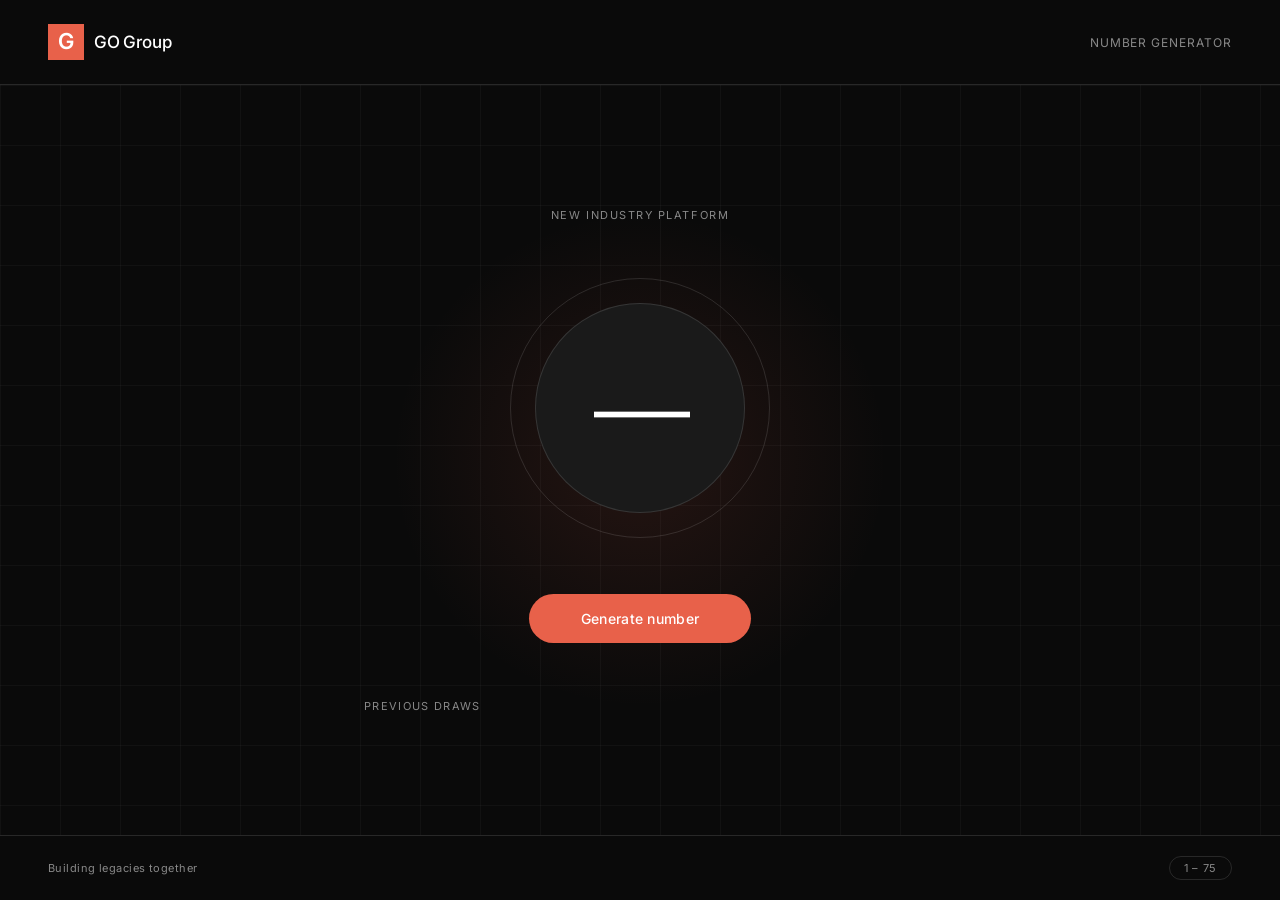
<file: index.html>
<!DOCTYPE html>
<html lang="en">
<head>
  <meta charset="UTF-8" />
  <meta name="viewport" content="width=device-width, initial-scale=1.0" />
  <title>GO Group — Number Generator</title>
  <style>
    @import url('https://fonts.googleapis.com/css2?family=Inter:wght@300;400;500;600&display=swap');

    *, *::before, *::after { box-sizing: border-box; margin: 0; padding: 0; }

    :root {
      --coral: #E8614A;
      --black: #0a0a0a;
      --white: #ffffff;
      --gray: #1a1a1a;
      --muted: #888888;
      --border: rgba(255,255,255,0.12);
    }

    body {
      font-family: 'Inter', sans-serif;
      background: var(--black);
      color: var(--white);
      min-height: 100vh;
      display: flex;
      flex-direction: column;
    }

    /* NAV */
    nav {
      display: flex;
      align-items: center;
      justify-content: space-between;
      padding: 24px 48px;
      border-bottom: 1px solid var(--border);
    }

    .logo {
      display: flex;
      align-items: center;
      gap: 10px;
      text-decoration: none;
    }

    .logo-icon {
      width: 36px;
      height: 36px;
      position: relative;
    }

    .logo-text {
      font-size: 17px;
      font-weight: 500;
      color: var(--white);
      letter-spacing: -0.01em;
    }

    .nav-label {
      font-size: 12px;
      color: var(--muted);
      letter-spacing: 0.08em;
      text-transform: uppercase;
    }

    /* MAIN */
    main {
      flex: 1;
      display: flex;
      flex-direction: column;
      align-items: center;
      justify-content: center;
      padding: 60px 24px;
      gap: 56px;
      position: relative;
      overflow: hidden;
    }

    /* subtle background grid */
    main::before {
      content: '';
      position: absolute;
      inset: 0;
      background-image:
        linear-gradient(rgba(255,255,255,0.03) 1px, transparent 1px),
        linear-gradient(90deg, rgba(255,255,255,0.03) 1px, transparent 1px);
      background-size: 60px 60px;
      pointer-events: none;
    }

    /* coral glow blob */
    main::after {
      content: '';
      position: absolute;
      width: 500px;
      height: 500px;
      background: radial-gradient(circle, rgba(232,97,74,0.12) 0%, transparent 70%);
      top: 50%;
      left: 50%;
      transform: translate(-50%, -50%);
      pointer-events: none;
      border-radius: 50%;
    }

    .eyebrow {
      font-size: 11px;
      letter-spacing: 0.14em;
      text-transform: uppercase;
      color: var(--muted);
      text-align: center;
      position: relative;
      z-index: 1;
    }

    /* RING + NUMBER */
    .ring-wrap {
      position: relative;
      z-index: 1;
      display: flex;
      align-items: center;
      justify-content: center;
    }

    .ring-outer {
      width: 260px;
      height: 260px;
      border-radius: 50%;
      border: 1px solid var(--border);
      display: flex;
      align-items: center;
      justify-content: center;
      position: relative;
      transition: border-color 0.4s ease;
    }

    .ring-outer.active {
      border-color: rgba(232,97,74,0.5);
    }

    .ring-inner {
      width: 210px;
      height: 210px;
      border-radius: 50%;
      border: 1px solid var(--border);
      display: flex;
      align-items: center;
      justify-content: center;
      background: var(--gray);
      transition: background 0.4s ease, border-color 0.4s ease;
    }

    .ring-outer.active .ring-inner {
      background: #1e0e0b;
      border-color: rgba(232,97,74,0.3);
    }

    .number {
      font-size: 96px;
      font-weight: 300;
      letter-spacing: -0.04em;
      line-height: 1;
      color: var(--white);
      transition: color 0.3s ease, opacity 0.1s;
      min-width: 120px;
      text-align: center;
    }

    .number.flash { opacity: 0.4; }
    .ring-outer.active .number { color: var(--coral); }

    /* corner accent marks */
    .ring-mark {
      position: absolute;
      width: 6px;
      height: 6px;
      border-radius: 50%;
      background: var(--coral);
      opacity: 0;
      transition: opacity 0.4s ease;
    }
    .ring-outer.active .ring-mark { opacity: 1; }
    .ring-mark.top    { top: -3px;    left: 50%; transform: translateX(-50%); }
    .ring-mark.right  { right: -3px;  top: 50%;  transform: translateY(-50%); }
    .ring-mark.bottom { bottom: -3px; left: 50%; transform: translateX(-50%); }
    .ring-mark.left   { left: -3px;   top: 50%;  transform: translateY(-50%); }

    /* BUTTON */
    .generate-btn {
      position: relative;
      z-index: 1;
      padding: 16px 52px;
      font-family: 'Inter', sans-serif;
      font-size: 14px;
      font-weight: 500;
      letter-spacing: 0.02em;
      color: var(--white);
      background: var(--coral);
      border: none;
      border-radius: 999px;
      cursor: pointer;
      transition: background 0.2s, transform 0.1s, box-shadow 0.2s;
      box-shadow: 0 0 0 0 rgba(232,97,74,0);
    }

    .generate-btn:hover {
      background: #d4533e;
      box-shadow: 0 8px 32px rgba(232,97,74,0.35);
    }

    .generate-btn:active { transform: scale(0.97); }
    .generate-btn:disabled { opacity: 0.5; cursor: default; }

    /* HISTORY */
    .history-section {
      position: relative;
      z-index: 1;
      display: flex;
      flex-direction: column;
      align-items: center;
      gap: 14px;
      width: 100%;
      max-width: 560px;
    }

    .history-header {
      display: flex;
      align-items: center;
      justify-content: space-between;
      width: 100%;
      padding: 0 4px;
    }

    .history-title {
      font-size: 11px;
      letter-spacing: 0.12em;
      text-transform: uppercase;
      color: var(--muted);
    }

    .history-meta {
      display: flex;
      align-items: center;
      gap: 16px;
    }

    .history-count {
      font-size: 11px;
      color: var(--muted);
      letter-spacing: 0.04em;
    }

    .history-count span {
      color: var(--coral);
      font-weight: 500;
    }

    .history-scroll {
      width: 100%;
      max-height: 180px;
      overflow-y: auto;
      padding: 4px 2px;
      scrollbar-width: thin;
      scrollbar-color: rgba(255,255,255,0.1) transparent;
    }

    .history-scroll::-webkit-scrollbar { width: 4px; }
    .history-scroll::-webkit-scrollbar-track { background: transparent; }
    .history-scroll::-webkit-scrollbar-thumb { background: rgba(255,255,255,0.1); border-radius: 2px; }

    .history-chips {
      display: flex;
      flex-wrap: wrap;
      gap: 8px;
      justify-content: center;
      min-height: 38px;
    }

    .chip {
      width: 38px;
      height: 38px;
      border-radius: 50%;
      border: 1px solid var(--border);
      display: flex;
      align-items: center;
      justify-content: center;
      font-size: 13px;
      font-weight: 400;
      color: var(--muted);
      animation: pop 0.22s cubic-bezier(0.34,1.56,0.64,1);
      flex-shrink: 0;
    }

    .chip.latest {
      border-color: var(--coral);
      color: var(--coral);
    }

    @keyframes pop {
      from { transform: scale(0); opacity: 0; }
      to   { transform: scale(1); opacity: 1; }
    }

    .clear-btn {
      font-family: 'Inter', sans-serif;
      font-size: 12px;
      color: var(--muted);
      background: none;
      border: none;
      cursor: pointer;
      padding: 4px 0;
      letter-spacing: 0.04em;
      display: none;
    }
    .clear-btn:hover { color: var(--white); }

    /* FOOTER */
    footer {
      padding: 20px 48px;
      border-top: 1px solid var(--border);
      display: flex;
      align-items: center;
      justify-content: space-between;
    }

    .footer-text {
      font-size: 11px;
      color: var(--muted);
      letter-spacing: 0.04em;
    }

    .range-badge {
      font-size: 11px;
      color: var(--muted);
      border: 1px solid var(--border);
      border-radius: 999px;
      padding: 4px 14px;
      letter-spacing: 0.06em;
    }

    @media (max-width: 600px) {
      nav { padding: 20px 24px; }
      footer { padding: 16px 24px; }
      .ring-outer { width: 220px; height: 220px; }
      .ring-inner { width: 174px; height: 174px; }
      .number { font-size: 76px; }
    }
  </style>
</head>
<body>

  <!-- NAV -->
  <nav>
    <a class="logo" href="#">
      <!-- GO Group Logo SVG -->
      <svg class="logo-icon" viewBox="0 0 36 36" fill="none" xmlns="http://www.w3.org/2000/svg">
        <rect width="36" height="36" fill="#E8614A"/>
        <text x="50%" y="54%" dominant-baseline="middle" text-anchor="middle"
              font-family="Inter, sans-serif" font-weight="600" font-size="22"
              fill="white">G</text>
      </svg>
      <span class="logo-text">GO Group</span>
    </a>
    <span class="nav-label">Number Generator</span>
  </nav>

  <!-- MAIN -->
  <main>
    <p class="eyebrow">New Industry Platform</p>

    <div class="ring-wrap">
      <div class="ring-outer" id="ring">
        <div class="ring-mark top"></div>
        <div class="ring-mark right"></div>
        <div class="ring-mark bottom"></div>
        <div class="ring-mark left"></div>
        <div class="ring-inner">
          <span class="number" id="numDisplay">—</span>
        </div>
      </div>
    </div>

    <button class="generate-btn" id="genBtn" onclick="generate()">Generate number</button>

    <div class="history-section">
      <div class="history-header">
        <span class="history-title">Previous draws</span>
        <div class="history-meta">
          <span class="history-count" id="histCount" style="display:none">Total: <span id="countNum">0</span></span>
          <button class="clear-btn" id="clearBtn" onclick="clearAll()">Clear history</button>
        </div>
      </div>
      <div class="history-scroll" id="histScroll" style="display:none">
        <div class="history-chips" id="chips"></div>
      </div>
    </div>
  </main>

  <!-- FOOTER -->
  <footer>
    <span class="footer-text">Building legacies together</span>
    <span class="range-badge">1 – 75</span>
  </footer>

  <script>
    const history = [];

    function generate() {
      const btn = document.getElementById('genBtn');
      const ring = document.getElementById('ring');
      const display = document.getElementById('numDisplay');
      btn.disabled = true;

      let ticks = 0;
      const maxTicks = 18;
      const iv = setInterval(() => {
        display.textContent = Math.floor(Math.random() * 75) + 1;
        display.classList.toggle('flash');
        ticks++;
        if (ticks >= maxTicks) {
          clearInterval(iv);
          const result = Math.floor(Math.random() * 75) + 1;
          display.textContent = result;
          display.classList.remove('flash');
          ring.classList.add('active');
          setTimeout(() => ring.classList.remove('active'), 600);
          addHistory(result);
          btn.disabled = false;
        }
      }, 55);
    }

    function addHistory(n) {
      history.unshift(n);
      renderChips();
    }

    function renderChips() {
      const wrap = document.getElementById('chips');
      const clearBtn = document.getElementById('clearBtn');
      const histCount = document.getElementById('histCount');
      const countNum = document.getElementById('countNum');
      const histScroll = document.getElementById('histScroll');
      wrap.innerHTML = '';
      history.forEach((n, i) => {
        const c = document.createElement('div');
        c.className = 'chip' + (i === 0 ? ' latest' : '');
        c.textContent = n;
        wrap.appendChild(c);
      });
      const hasHistory = history.length > 0;
      clearBtn.style.display = hasHistory ? 'block' : 'none';
      histCount.style.display = hasHistory ? 'inline' : 'none';
      histScroll.style.display = hasHistory ? 'block' : 'none';
      countNum.textContent = history.length;
      // scroll to top so latest is always visible
      histScroll.scrollTop = 0;
    }

    function clearAll() {
      history.length = 0;
      document.getElementById('numDisplay').textContent = '—';
      renderChips();
    }
  </script>
</body>
</html>
</file>
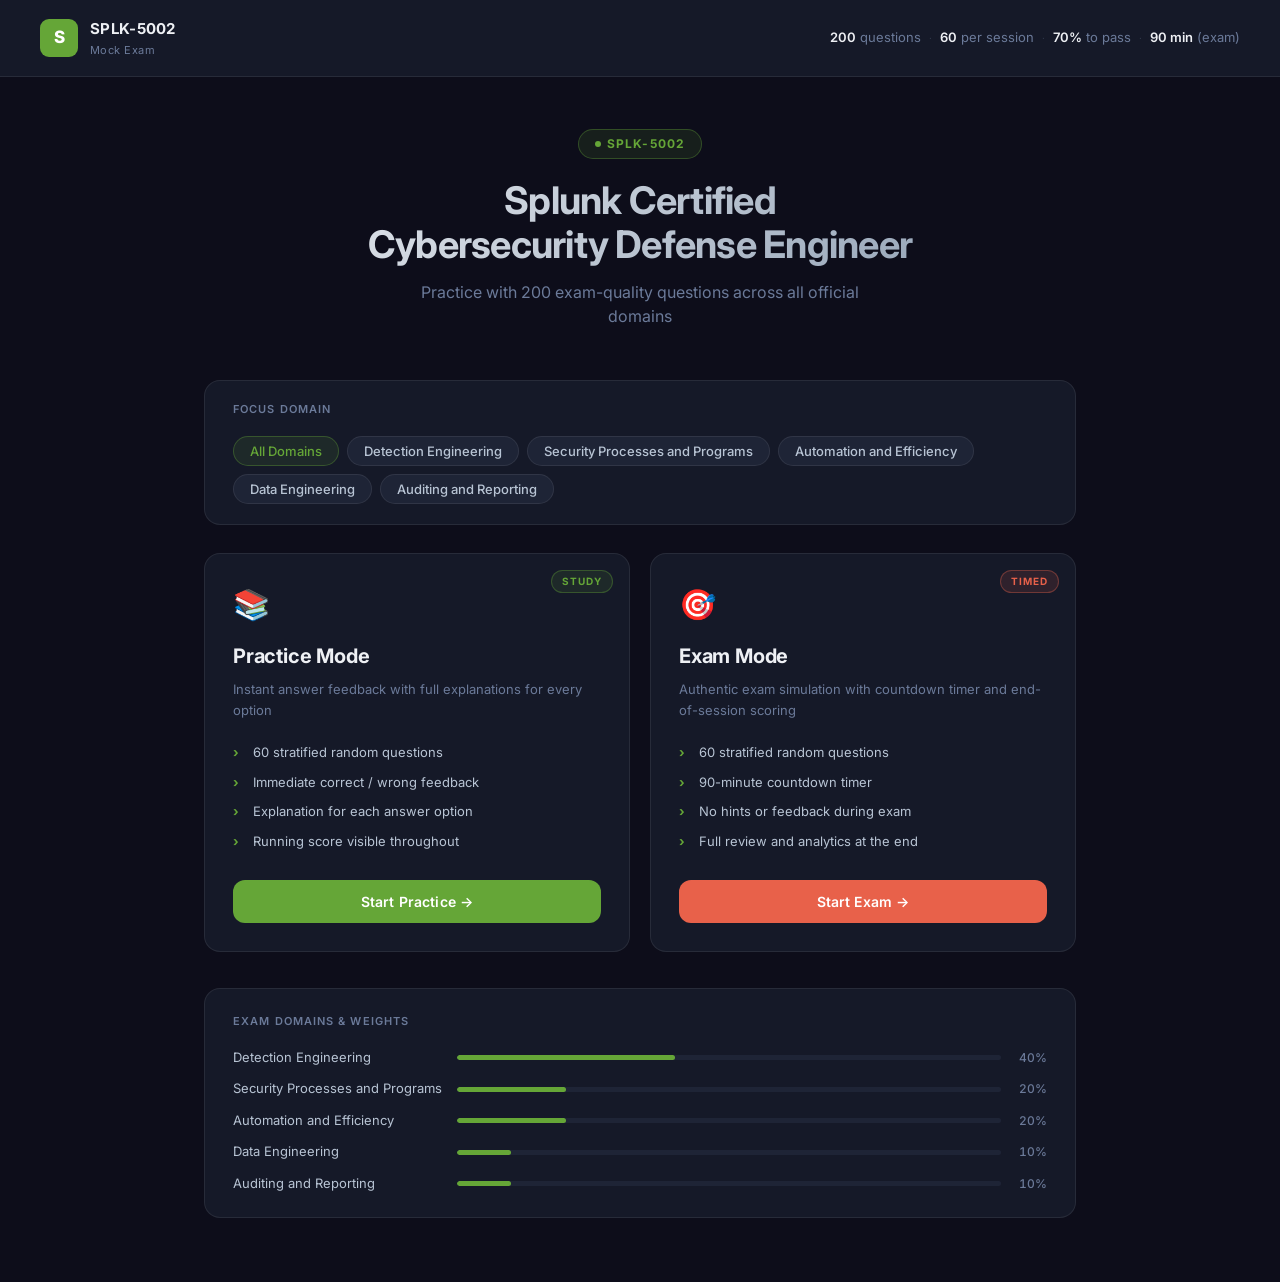
<file: splk5002/index.html>
<!DOCTYPE html>
<html lang="en">
<head>
  <meta charset="UTF-8">
  <meta name="viewport" content="width=device-width, initial-scale=1.0">
  <title>SPLK-5002 Mock Exam — Splunk Cybersecurity Defense Engineer</title>
  <meta name="description" content="Practice for the Splunk Certified Cybersecurity Defense Engineer exam with 200 questions across all domains.">
  <link rel="preconnect" href="https://fonts.googleapis.com">
  <link rel="preconnect" href="https://fonts.gstatic.com" crossorigin>
  <link href="https://fonts.googleapis.com/css2?family=Inter:wght@300;400;500;600;700&display=swap" rel="stylesheet">
  <link rel="stylesheet" href="style.css">
</head>
<body>
  <div id="app"></div>
  <script src="questions.js"></script>
  <script src="app.js"></script>
</body>
</html>
</file>
<file: splk5002/style.css>
/* ================================================================
   SPLK-5002 Mock Exam — Splunk Dark Theme
   ================================================================ */

:root {
  --bg: #0d0d1a;
  --surface: #151928;
  --surface-2: #1e2436;
  --border: rgba(255, 255, 255, 0.08);
  --border-hover: rgba(255, 255, 255, 0.15);
  --green: #65a637;
  --green-dim: rgba(101, 166, 55, 0.12);
  --green-border: rgba(101, 166, 55, 0.35);
  --red: #e8614a;
  --red-dim: rgba(232, 97, 74, 0.12);
  --red-border: rgba(232, 97, 74, 0.35);
  --yellow: #f0b429;
  --blue: #4a9ede;
  --text: #eef0f4;
  --text-2: #b8c4d4;
  --muted: #6b7a99;
  --radius-sm: 8px;
  --radius: 12px;
  --radius-lg: 16px;
}

*, *::before, *::after {
  box-sizing: border-box;
  margin: 0;
  padding: 0;
}

html { scroll-behavior: smooth; }

body {
  font-family: 'Inter', system-ui, sans-serif;
  background: var(--bg);
  color: var(--text);
  min-height: 100vh;
  line-height: 1.5;
  -webkit-font-smoothing: antialiased;
}

#app { min-height: 100vh; }

.screen {
  min-height: 100vh;
  display: flex;
  flex-direction: column;
}

/* ================================================================
   SHARED HEADER
   ================================================================ */
.app-header {
  display: flex;
  align-items: center;
  justify-content: space-between;
  padding: 18px 40px;
  background: var(--surface);
  border-bottom: 1px solid var(--border);
  position: sticky;
  top: 0;
  z-index: 100;
  backdrop-filter: blur(12px);
}

.logo {
  display: flex;
  align-items: center;
  gap: 12px;
  text-decoration: none;
  color: inherit;
}

.logo-icon {
  width: 38px;
  height: 38px;
  background: var(--green);
  border-radius: 9px;
  display: flex;
  align-items: center;
  justify-content: center;
  font-size: 17px;
  font-weight: 800;
  color: white;
  letter-spacing: -0.02em;
  flex-shrink: 0;
}

.logo-text {
  display: flex;
  flex-direction: column;
  gap: 1px;
}

.logo-title {
  font-size: 15px;
  font-weight: 700;
  letter-spacing: 0.02em;
}

.logo-sub {
  font-size: 11px;
  color: var(--muted);
  letter-spacing: 0.04em;
}

.exam-stats {
  display: flex;
  align-items: center;
  gap: 8px;
  font-size: 13px;
  color: var(--muted);
}

.exam-stats strong {
  color: var(--text);
  font-weight: 600;
}

.stat-sep { opacity: 0.3; font-size: 10px; }

/* ================================================================
   HOME SCREEN
   ================================================================ */
.home-main {
  flex: 1;
  max-width: 920px;
  margin: 0 auto;
  padding: 52px 24px 64px;
  width: 100%;
}

.home-hero {
  text-align: center;
  margin-bottom: 52px;
}

.cert-badge {
  display: inline-flex;
  align-items: center;
  gap: 6px;
  background: var(--green-dim);
  color: var(--green);
  border: 1px solid var(--green-border);
  border-radius: 20px;
  padding: 5px 16px;
  font-size: 12px;
  font-weight: 700;
  letter-spacing: 0.1em;
  margin-bottom: 20px;
}

.cert-badge::before {
  content: '';
  width: 6px;
  height: 6px;
  background: var(--green);
  border-radius: 50%;
  animation: blink 2s ease-in-out infinite;
}

@keyframes blink {
  0%, 100% { opacity: 1; }
  50% { opacity: 0.3; }
}

.home-title {
  font-size: 38px;
  font-weight: 700;
  line-height: 1.15;
  letter-spacing: -0.02em;
  margin-bottom: 14px;
  background: linear-gradient(135deg, #eef0f4 0%, #8a9bb0 100%);
  -webkit-background-clip: text;
  -webkit-text-fill-color: transparent;
  background-clip: text;
}

.home-subtitle {
  font-size: 16px;
  color: var(--muted);
  max-width: 480px;
  margin: 0 auto;
}

/* Mode Cards */
.mode-cards {
  display: grid;
  grid-template-columns: 1fr 1fr;
  gap: 20px;
  margin-bottom: 36px;
}

.mode-card {
  background: var(--surface);
  border: 1px solid var(--border);
  border-radius: var(--radius-lg);
  padding: 28px;
  position: relative;
  overflow: hidden;
  transition: transform 0.2s ease, box-shadow 0.2s ease, border-color 0.2s ease;
}

.mode-card::before {
  content: '';
  position: absolute;
  top: 0; left: 0; right: 0;
  height: 3px;
  border-radius: var(--radius-lg) var(--radius-lg) 0 0;
  opacity: 0;
  transition: opacity 0.2s;
}

.practice-card::before { background: var(--green); }
.exam-card::before { background: var(--red); }

.mode-card:hover {
  transform: translateY(-3px);
  box-shadow: 0 16px 48px rgba(0, 0, 0, 0.35);
}

.mode-card:hover::before { opacity: 1; }
.practice-card:hover { border-color: var(--green-border); }
.exam-card:hover { border-color: var(--red-border); }

.mode-card-tag {
  position: absolute;
  top: 16px; right: 16px;
  font-size: 10px;
  font-weight: 700;
  letter-spacing: 0.1em;
  text-transform: uppercase;
  padding: 3px 10px;
  border-radius: 20px;
}

.tag-exam {
  background: var(--red-dim);
  color: var(--red);
  border: 1px solid var(--red-border);
}

.tag-practice {
  background: var(--green-dim);
  color: var(--green);
  border: 1px solid var(--green-border);
}

.mode-icon {
  font-size: 30px;
  margin-bottom: 14px;
  display: block;
}

.mode-card h2 {
  font-size: 20px;
  font-weight: 700;
  margin-bottom: 8px;
  letter-spacing: -0.01em;
}

.mode-card p {
  font-size: 13px;
  color: var(--muted);
  margin-bottom: 18px;
  line-height: 1.6;
}

.mode-features {
  list-style: none;
  margin-bottom: 24px;
}

.mode-features li {
  font-size: 13px;
  color: var(--text-2);
  padding: 5px 0 5px 20px;
  position: relative;
}

.mode-features li::before {
  content: '›';
  position: absolute;
  left: 0;
  color: var(--green);
  font-weight: 700;
}

/* Buttons */
.mode-btn {
  display: inline-flex;
  align-items: center;
  justify-content: center;
  gap: 8px;
  width: 100%;
  padding: 13px 24px;
  border: none;
  border-radius: var(--radius);
  font-family: 'Inter', sans-serif;
  font-size: 14px;
  font-weight: 600;
  cursor: pointer;
  transition: all 0.18s ease;
  letter-spacing: 0.01em;
}

.practice-btn {
  background: var(--green);
  color: white;
}

.practice-btn:hover {
  background: #5a9430;
  box-shadow: 0 6px 20px rgba(101, 166, 55, 0.3);
}

.exam-btn {
  background: var(--red);
  color: white;
}

.exam-btn:hover {
  background: #d44f39;
  box-shadow: 0 6px 20px rgba(232, 97, 74, 0.3);
}

/* Domain Overview */
/* ── Domain focus chip selector ── */
.domain-chips-section {
  background: var(--surface);
  border: 1px solid var(--border);
  border-radius: var(--radius-lg);
  margin-bottom: 28px;
  padding: 20px 28px;
}

.domain-chips {
  display: flex;
  flex-wrap: wrap;
  gap: 8px;
}

.domain-chip {
  background: var(--surface-2);
  border: 1px solid var(--border);
  border-radius: 20px;
  color: var(--text-2);
  cursor: pointer;
  font-family: inherit;
  font-size: 13px;
  font-weight: 500;
  padding: 6px 16px;
  transition: border-color 0.15s, color 0.15s, background 0.15s;
  white-space: nowrap;
}

.domain-chip:hover {
  border-color: var(--border-hover);
  color: var(--text);
}

.domain-chip.active {
  background: var(--green-dim);
  border-color: var(--green-border);
  color: var(--green);
}

/* small secondary label inside mode-chip for domain focus */
.mode-chip-domain {
  display: inline-block;
  background: var(--green-dim);
  border-radius: 10px;
  color: var(--green);
  font-size: 10px;
  font-weight: 600;
  margin-left: 6px;
  padding: 1px 8px;
  vertical-align: middle;
}

.domain-overview {
  background: var(--surface);
  border: 1px solid var(--border);
  border-radius: var(--radius-lg);
  padding: 24px 28px;
}

.section-label {
  font-size: 11px;
  font-weight: 600;
  text-transform: uppercase;
  letter-spacing: 0.1em;
  color: var(--muted);
  margin-bottom: 18px;
}

.domain-list {
  display: flex;
  flex-direction: column;
  gap: 12px;
}

.domain-item {
  display: flex;
  align-items: center;
  gap: 14px;
}

.domain-name {
  font-size: 13px;
  color: var(--text-2);
  min-width: 210px;
}

.domain-bar-track {
  flex: 1;
  height: 5px;
  background: var(--surface-2);
  border-radius: 3px;
  overflow: hidden;
}

.domain-bar-fill {
  height: 100%;
  background: var(--green);
  border-radius: 3px;
  transition: width 0.8s ease;
}

.domain-pct {
  font-size: 12px;
  color: var(--muted);
  font-weight: 500;
  min-width: 32px;
  text-align: right;
  font-variant-numeric: tabular-nums;
}

/* ================================================================
   QUESTION SCREEN
   ================================================================ */
.question-header {
  display: flex;
  align-items: center;
  justify-content: space-between;
  padding: 14px 32px;
  background: var(--surface);
  border-bottom: 1px solid var(--border);
  position: sticky;
  top: 0;
  z-index: 100;
  gap: 16px;
}

.back-btn {
  background: none;
  border: none;
  color: var(--muted);
  font-family: 'Inter', sans-serif;
  font-size: 13px;
  cursor: pointer;
  padding: 6px 0;
  display: flex;
  align-items: center;
  gap: 4px;
  transition: color 0.15s;
  white-space: nowrap;
  min-width: 80px;
}

.back-btn:hover { color: var(--text); }

.header-center {
  display: flex;
  flex-direction: column;
  align-items: center;
  gap: 2px;
  flex: 1;
}

.mode-chip {
  display: flex;
  align-items: center;
  gap: 5px;
  font-size: 12px;
  font-weight: 600;
  color: var(--text-2);
  letter-spacing: 0.02em;
}

.q-counter {
  font-size: 12px;
  color: var(--muted);
}

.header-right {
  display: flex;
  align-items: center;
  gap: 10px;
  min-width: 80px;
  justify-content: flex-end;
}

.score-chip {
  background: var(--green-dim);
  color: var(--green);
  border: 1px solid var(--green-border);
  border-radius: 20px;
  padding: 4px 12px;
  font-size: 12px;
  font-weight: 600;
  font-variant-numeric: tabular-nums;
  white-space: nowrap;
}

.timer-chip {
  background: var(--surface-2);
  border: 1px solid var(--border);
  border-radius: 20px;
  padding: 4px 14px;
  font-size: 13px;
  font-weight: 600;
  font-variant-numeric: tabular-nums;
  min-width: 74px;
  text-align: center;
  transition: all 0.3s;
}

.timer-chip.warning {
  background: rgba(232, 97, 74, 0.12);
  border-color: var(--red-border);
  color: var(--red);
  animation: timer-pulse 1s ease-in-out infinite;
}

@keyframes timer-pulse {
  0%, 100% { opacity: 1; }
  50% { opacity: 0.55; }
}

/* Progress bar */
.progress-track {
  height: 3px;
  background: var(--surface-2);
}

.progress-fill {
  height: 100%;
  background: var(--green);
  transition: width 0.45s cubic-bezier(0.4, 0, 0.2, 1);
}

/* Question area */
.question-main {
  flex: 1;
  display: flex;
  justify-content: center;
  padding: 36px 24px 48px;
}

.question-card {
  width: 100%;
  max-width: 760px;
}

.q-domain-tag {
  display: inline-block;
  font-size: 11px;
  font-weight: 600;
  text-transform: uppercase;
  letter-spacing: 0.1em;
  color: var(--green);
  margin-bottom: 14px;
}

.question-text {
  font-size: 18px;
  line-height: 1.65;
  font-weight: 500;
  color: var(--text);
  margin-bottom: 28px;
}

/* Options */
.options-list {
  display: flex;
  flex-direction: column;
  gap: 10px;
  margin-bottom: 28px;
}

.option-btn {
  display: flex;
  align-items: flex-start;
  gap: 14px;
  width: 100%;
  padding: 15px 18px;
  background: var(--surface);
  border: 1.5px solid var(--border);
  border-radius: var(--radius);
  cursor: pointer;
  text-align: left;
  font-family: 'Inter', sans-serif;
  color: var(--text);
  transition: border-color 0.15s, background 0.15s, transform 0.1s;
  position: relative;
}

.option-btn:not(.disabled):hover {
  border-color: var(--green-border);
  background: var(--surface-2);
}

.option-btn:not(.disabled):active {
  transform: scale(0.993);
}

.option-letter {
  display: inline-flex;
  align-items: center;
  justify-content: center;
  width: 30px;
  height: 30px;
  min-width: 30px;
  background: var(--surface-2);
  border-radius: 7px;
  font-size: 13px;
  font-weight: 700;
  color: var(--muted);
  transition: background 0.15s, color 0.15s;
}

.option-content {
  display: flex;
  flex-direction: column;
  gap: 6px;
  flex: 1;
  min-width: 0;
}

.option-text {
  font-size: 15px;
  line-height: 1.55;
  align-self: center;
}

.option-explanation {
  font-size: 13px;
  color: var(--text-2);
  line-height: 1.6;
  padding-top: 8px;
  border-top: 1px solid var(--border);
  animation: slideDown 0.25s ease;
}

@keyframes slideDown {
  from { opacity: 0; transform: translateY(-6px); }
  to   { opacity: 1; transform: translateY(0); }
}

/* Option states */
.option-btn.selected {
  border-color: var(--blue);
  background: rgba(74, 158, 222, 0.08);
}

.option-btn.selected .option-letter {
  background: rgba(74, 158, 222, 0.2);
  color: var(--blue);
}

.option-btn.correct {
  border-color: var(--green);
  background: var(--green-dim);
}

.option-btn.correct .option-letter {
  background: var(--green);
  color: white;
}

.option-btn.wrong {
  border-color: var(--red);
  background: var(--red-dim);
}

.option-btn.wrong .option-letter {
  background: var(--red);
  color: white;
}

.option-btn.disabled {
  cursor: default;
  pointer-events: none;
}

/* Option result icon */
.option-result-icon {
  position: absolute;
  right: 16px;
  top: 50%;
  transform: translateY(-50%);
  font-size: 16px;
  line-height: 1;
}

/* Nav */
.question-nav {
  display: flex;
  align-items: center;
  justify-content: flex-end;
  gap: 12px;
}

.next-btn {
  background: var(--green);
  color: white;
  border: none;
  border-radius: var(--radius);
  font-family: 'Inter', sans-serif;
  font-size: 14px;
  font-weight: 600;
  padding: 12px 28px;
  cursor: pointer;
  display: flex;
  align-items: center;
  gap: 8px;
  transition: all 0.18s;
}

.next-btn:hover {
  background: #5a9430;
  box-shadow: 0 4px 16px rgba(101, 166, 55, 0.3);
}

.skip-btn {
  background: none;
  color: var(--muted);
  border: 1px solid var(--border);
  border-radius: var(--radius);
  font-family: 'Inter', sans-serif;
  font-size: 13px;
  padding: 12px 18px;
  cursor: pointer;
  transition: all 0.15s;
}

.skip-btn:hover {
  color: var(--text);
  border-color: var(--border-hover);
}

/* ================================================================
   RESULTS SCREEN
   ================================================================ */
.results-header {
  display: flex;
  align-items: center;
  justify-content: space-between;
  padding: 14px 32px;
  background: var(--surface);
  border-bottom: 1px solid var(--border);
}

.results-main {
  flex: 1;
  max-width: 900px;
  margin: 0 auto;
  padding: 40px 24px 64px;
  width: 100%;
}

.results-hero {
  display: flex;
  gap: 40px;
  align-items: flex-start;
  margin-bottom: 48px;
  padding: 32px;
  background: var(--surface);
  border: 1px solid var(--border);
  border-radius: var(--radius-lg);
}

/* Score Dial */
.score-dial-wrap {
  position: relative;
  width: 148px;
  height: 148px;
  flex-shrink: 0;
}

.score-dial {
  width: 148px;
  height: 148px;
  transform: rotate(-90deg);
}

.dial-track {
  fill: none;
  stroke: var(--surface-2);
  stroke-width: 11;
}

.dial-fill {
  fill: none;
  stroke-width: 11;
  stroke-linecap: round;
  transition: stroke-dashoffset 1.4s cubic-bezier(0.4, 0, 0.2, 1);
}

.dial-fill.pass { stroke: var(--green); }
.dial-fill.fail { stroke: var(--red); }

.dial-center {
  position: absolute;
  inset: 0;
  display: flex;
  flex-direction: column;
  align-items: center;
  justify-content: center;
  gap: 2px;
}

.dial-pct {
  font-size: 30px;
  font-weight: 700;
  letter-spacing: -0.03em;
  line-height: 1;
}

.dial-fraction {
  font-size: 12px;
  color: var(--muted);
  font-variant-numeric: tabular-nums;
}

/* Results summary */
.results-info {
  flex: 1;
  display: flex;
  flex-direction: column;
  justify-content: center;
}

.verdict-badge {
  display: inline-flex;
  align-items: center;
  gap: 8px;
  font-size: 18px;
  font-weight: 700;
  padding: 8px 20px;
  border-radius: var(--radius);
  margin-bottom: 20px;
  letter-spacing: 0.02em;
}

.verdict-pass {
  background: var(--green-dim);
  color: var(--green);
  border: 1px solid var(--green-border);
}

.verdict-fail {
  background: var(--red-dim);
  color: var(--red);
  border: 1px solid var(--red-border);
}

.result-stats-row {
  display: flex;
  gap: 28px;
  margin-bottom: 24px;
  flex-wrap: wrap;
}

.result-stat-item {
  display: flex;
  flex-direction: column;
  gap: 3px;
}

.result-stat-label {
  font-size: 11px;
  text-transform: uppercase;
  letter-spacing: 0.08em;
  color: var(--muted);
  font-weight: 600;
}

.result-stat-value {
  font-size: 22px;
  font-weight: 700;
  font-variant-numeric: tabular-nums;
}

.result-stat-value.good { color: var(--green); }
.result-stat-value.bad { color: var(--red); }

.result-actions {
  display: flex;
  gap: 10px;
  flex-wrap: wrap;
}

.result-actions .mode-btn {
  width: auto;
  padding: 10px 22px;
}

.ghost-btn {
  background: var(--surface-2);
  color: var(--text-2);
  border: 1px solid var(--border);
}

.ghost-btn:hover {
  background: var(--surface);
  color: var(--text);
  border-color: var(--border-hover);
}

/* Domain table */
.domain-results-section {
  margin-bottom: 40px;
}

.section-title {
  font-size: 16px;
  font-weight: 600;
  margin-bottom: 16px;
  display: flex;
  align-items: center;
  gap: 10px;
}

.section-title::after {
  content: '';
  flex: 1;
  height: 1px;
  background: var(--border);
}

.domain-table {
  width: 100%;
  border-collapse: collapse;
  background: var(--surface);
  border-radius: var(--radius);
  overflow: hidden;
  border: 1px solid var(--border);
}

.domain-table th {
  text-align: left;
  font-size: 11px;
  text-transform: uppercase;
  letter-spacing: 0.08em;
  color: var(--muted);
  font-weight: 600;
  padding: 12px 16px;
  background: var(--surface-2);
  border-bottom: 1px solid var(--border);
}

.domain-table td {
  padding: 13px 16px;
  font-size: 14px;
  border-bottom: 1px solid var(--border);
}

.domain-table tr:last-child td { border-bottom: none; }

.pct-pill {
  display: inline-block;
  border-radius: 6px;
  padding: 3px 10px;
  font-size: 12px;
  font-weight: 700;
}

.pct-good { background: var(--green-dim); color: var(--green); }
.pct-ok   { background: rgba(240,180,41,0.12); color: var(--yellow); }
.pct-poor { background: var(--red-dim); color: var(--red); }

/* Domain mini bar */
.domain-mini-bar {
  display: flex;
  align-items: center;
  gap: 10px;
}

.domain-mini-track {
  flex: 1;
  height: 4px;
  background: var(--surface-2);
  border-radius: 2px;
  overflow: hidden;
  max-width: 120px;
}

.domain-mini-fill {
  height: 100%;
  border-radius: 2px;
}

/* Review section */
.review-section { margin-bottom: 40px; }

.review-list {
  display: flex;
  flex-direction: column;
  gap: 6px;
}

.review-item {
  border-radius: var(--radius);
  overflow: hidden;
  border: 1px solid var(--border);
  transition: border-color 0.15s;
}

.review-item.is-correct { border-color: rgba(101, 166, 55, 0.2); }
.review-item.is-wrong   { border-color: rgba(232, 97, 74, 0.2); }
.review-item.is-skipped { border-color: rgba(240, 180, 41, 0.2); }

.review-header {
  display: flex;
  align-items: center;
  gap: 12px;
  padding: 12px 16px;
  cursor: pointer;
  background: var(--surface);
  transition: background 0.15s;
  user-select: none;
}

.review-header:hover { background: var(--surface-2); }

.review-status-icon {
  font-size: 14px;
  flex-shrink: 0;
  width: 20px;
  text-align: center;
}

.is-correct .review-status-icon { color: var(--green); }
.is-wrong   .review-status-icon { color: var(--red); }
.is-skipped .review-status-icon { color: var(--yellow); }

.review-q-snippet {
  flex: 1;
  font-size: 13px;
  color: var(--text-2);
  white-space: nowrap;
  overflow: hidden;
  text-overflow: ellipsis;
}

.review-q-num {
  font-size: 11px;
  color: var(--muted);
  flex-shrink: 0;
  font-weight: 600;
}

.review-chevron {
  color: var(--muted);
  font-size: 11px;
  flex-shrink: 0;
  transition: transform 0.2s;
}

.review-body {
  display: none;
  padding: 20px;
  background: var(--surface-2);
  border-top: 1px solid var(--border);
}

.review-body.open { display: block; animation: fadeIn 0.2s ease; }

@keyframes fadeIn {
  from { opacity: 0; }
  to   { opacity: 1; }
}

.review-domain-tag {
  font-size: 11px;
  text-transform: uppercase;
  letter-spacing: 0.1em;
  color: var(--green);
  font-weight: 600;
  margin-bottom: 8px;
}

.review-question-full {
  font-size: 15px;
  line-height: 1.6;
  margin-bottom: 16px;
  font-weight: 500;
}

.review-options-list {
  display: flex;
  flex-direction: column;
  gap: 8px;
}

.review-option {
  display: flex;
  gap: 12px;
  padding: 12px 14px;
  border-radius: var(--radius-sm);
  border: 1px solid transparent;
  font-size: 13px;
}

.review-option.r-correct { border-color: var(--green); background: var(--green-dim); }
.review-option.r-wrong   { border-color: var(--red); background: var(--red-dim); }
.review-option.r-neutral { border-color: var(--border); background: var(--surface); }

.review-opt-letter {
  font-size: 12px;
  font-weight: 700;
  min-width: 16px;
  margin-top: 1px;
}

.review-opt-body { display: flex; flex-direction: column; gap: 5px; flex: 1; }
.review-opt-text { font-weight: 500; line-height: 1.4; }
.review-opt-expl { color: var(--text-2); line-height: 1.55; }

.review-badge {
  font-size: 10px;
  font-weight: 700;
  padding: 2px 8px;
  border-radius: 4px;
  white-space: nowrap;
  align-self: flex-start;
  margin-left: auto;
  flex-shrink: 0;
}

.badge-correct { background: var(--green-dim); color: var(--green); }
.badge-yours   { background: var(--red-dim); color: var(--red); }
.badge-skipped { background: rgba(240,180,41,0.12); color: var(--yellow); }

/* ================================================================
   TOAST
   ================================================================ */
.toast {
  position: fixed;
  bottom: 28px;
  left: 50%;
  transform: translateX(-50%) translateY(16px);
  background: var(--surface-2);
  border: 1px solid var(--border);
  border-radius: var(--radius);
  padding: 12px 20px;
  font-size: 14px;
  font-weight: 500;
  opacity: 0;
  pointer-events: none;
  transition: all 0.3s cubic-bezier(0.34, 1.56, 0.64, 1);
  z-index: 9999;
  box-shadow: 0 12px 32px rgba(0,0,0,0.4);
  white-space: nowrap;
}

.toast.visible {
  opacity: 1;
  transform: translateX(-50%) translateY(0);
}

.toast.warn {
  background: rgba(232, 97, 74, 0.15);
  border-color: var(--red-border);
  color: var(--red);
}

/* ================================================================
   EMPTY STATE (no answer exam submit)
   ================================================================ */
.unanswered-warning {
  font-size: 13px;
  color: var(--yellow);
  display: flex;
  align-items: center;
  gap: 6px;
  margin-right: auto;
}

/* ================================================================
   RESPONSIVE
   ================================================================ */
@media (max-width: 680px) {
  .app-header { padding: 14px 20px; }
  .exam-stats { display: none; }

  .home-main { padding: 36px 16px 48px; }
  .home-title { font-size: 28px; }
  .mode-cards { grid-template-columns: 1fr; }

  .question-header { padding: 10px 16px; }
  .question-main { padding: 20px 16px 36px; }
  .question-text { font-size: 16px; }
  .option-btn { padding: 13px 14px; }

  .results-hero { flex-direction: column; align-items: center; padding: 24px 20px; }
  .results-info { width: 100%; }
  .results-main { padding: 28px 16px 48px; }

  .domain-name { min-width: unset; font-size: 12px; }

  .back-btn span { display: none; }
}

@media (max-width: 440px) {
  .result-stats-row { gap: 16px; }
  .result-stat-value { font-size: 18px; }
}
</file>
